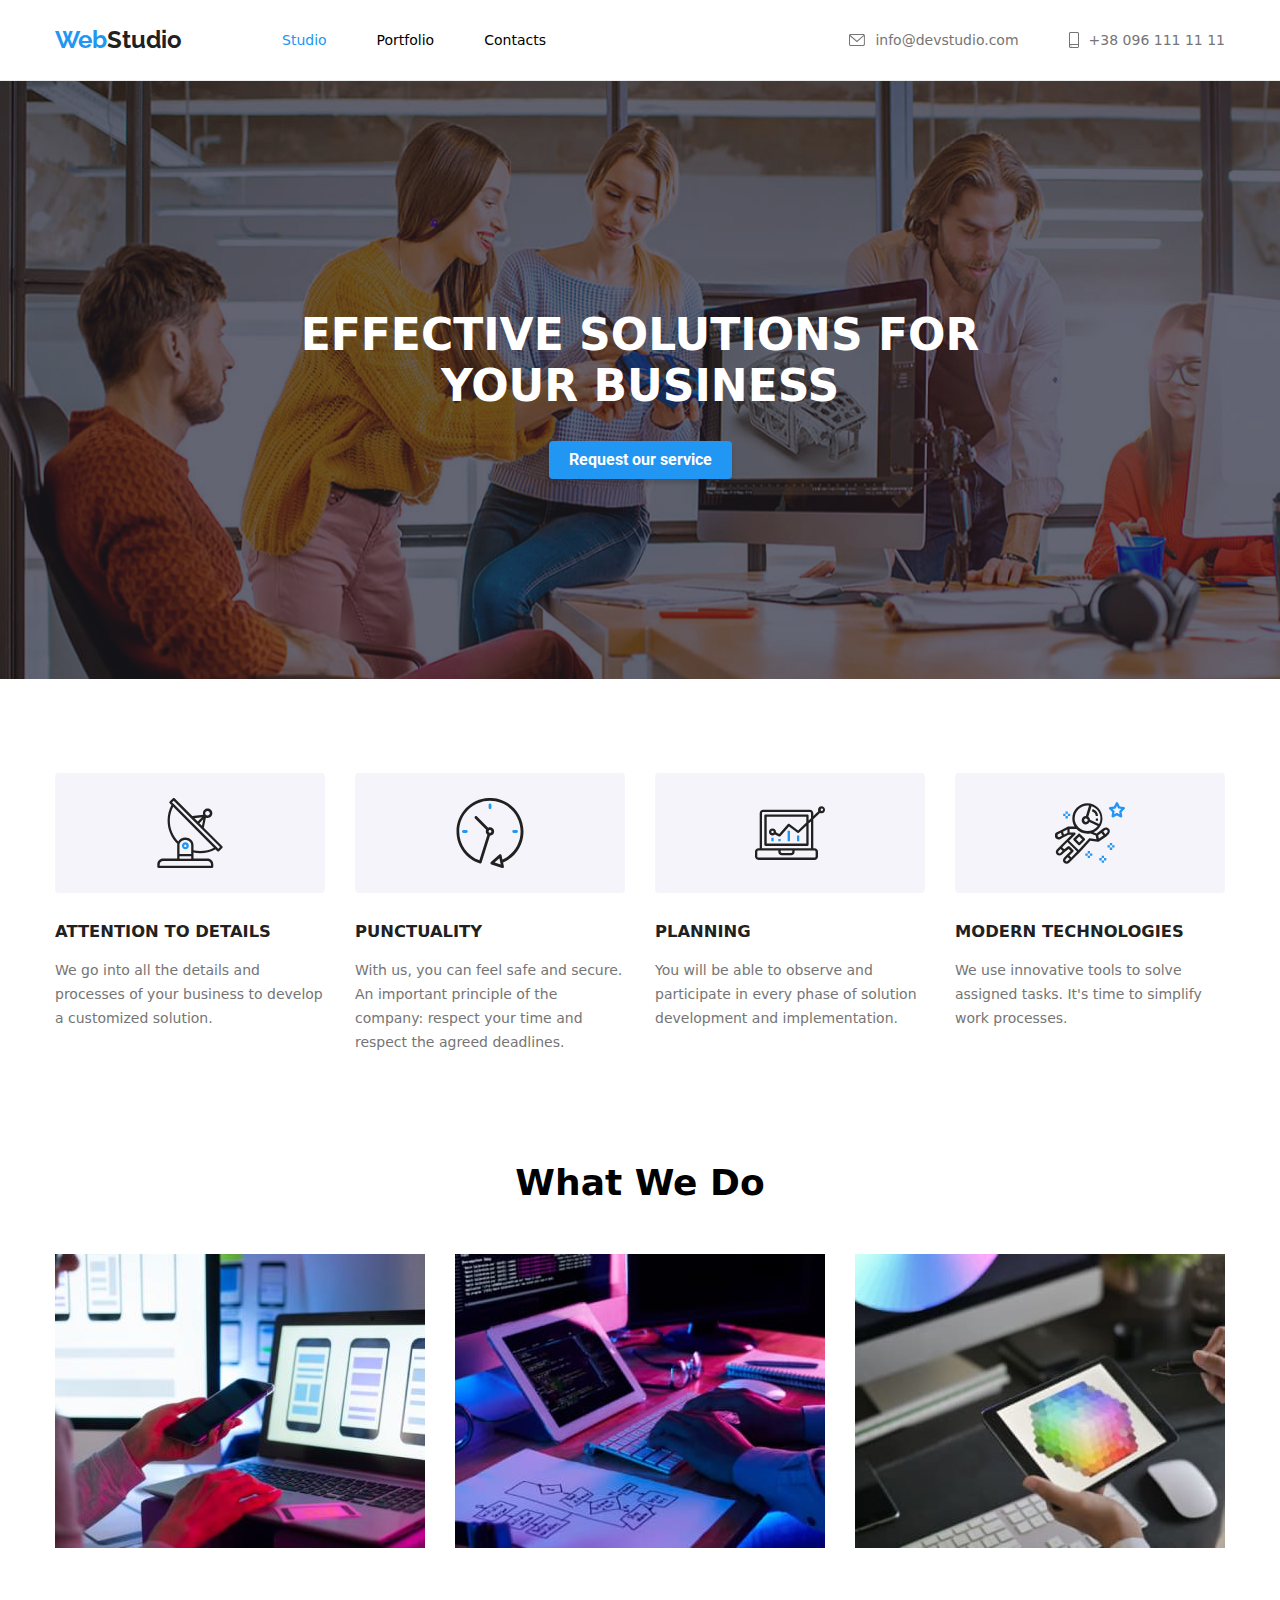
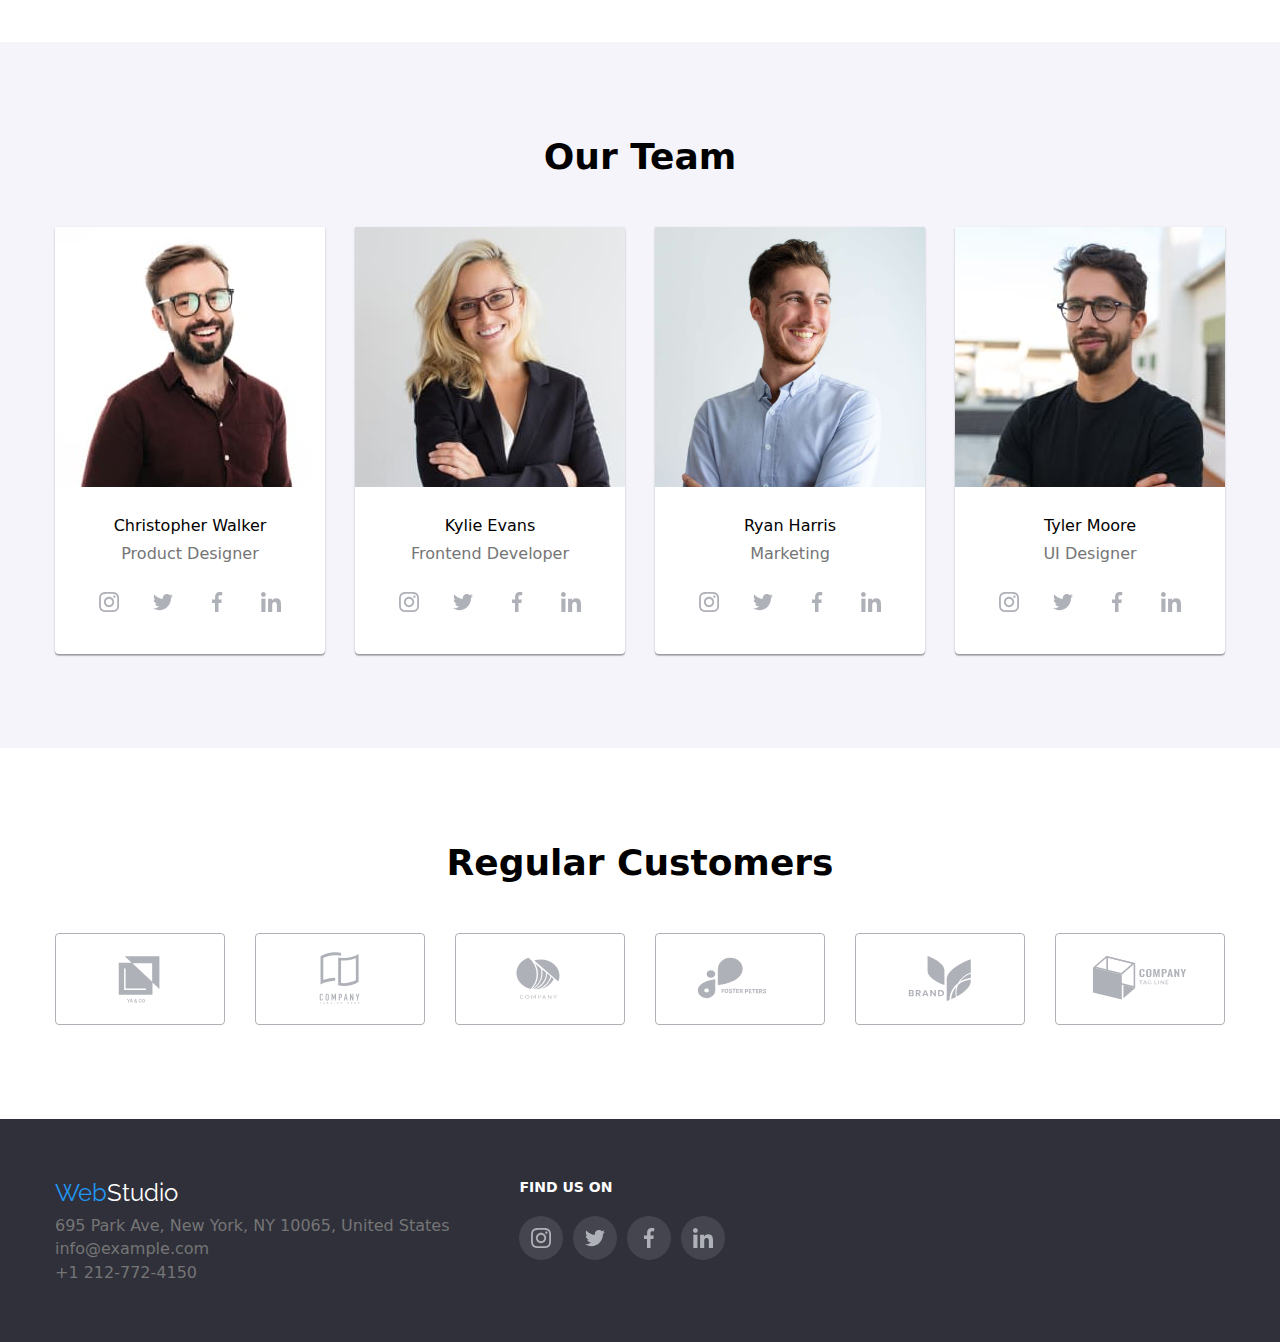
<file: index.html>
<!DOCTYPE html>
<html lang="en">
  <head>
    <meta charset="UTF-8" />
    <meta http-equiv="X-UA-Compatible" content="IE=edge" />
    <meta name="viewport" content="width=device-width, initial-scale=1.0" />
    <link rel="preconnect" href="https://fonts.googleapis.com" />
    <link rel="preconnect" href="https://fonts.gstatic.com" crossorigin />
    <link rel="preconnect" href="https://fonts.googleapis.com" />
    <link rel="preconnect" href="https://fonts.gstatic.com" crossorigin />
    <link rel="preconnect" href="https://fonts.googleapis.com" />
    <link rel="preconnect" href="https://fonts.gstatic.com" crossorigin />
    <link
      href="https://fonts.googleapis.com/css2?family=Raleway:wght@700&family=Roboto:wght@400;500;700;900&display=swap"
      rel="stylesheet"
    />
    <link rel="stylesheet" href="./css/style.css" />
    <link
      rel="stylesheet"
      href="https://cdnjs.cloudflare.com/ajax/libs/modern-normalize/1.0.0/modern-normalize.min.css"
    />

    <title>WebStudio</title>
  </head>

  <body>
    <header>
      <div class="container navbar-wrapper">
        <nav class="navbar">
          <a class="logo" href="index.html">Web<span>Studio</span></a>
          <ul class="nav-items">
            <li class="active">
              <a href="index.html"> Studio </a>
            </li>
            <li>
              <a href="portfolio.html"> Portfolio </a>
            </li>
            <li>
              <a href=""> Contacts </a>
            </li>
          </ul>
        </nav>
        <ul class="contact-info">
          <li>
            <a href="mailto:info@devstudio.com">
              <svg width="16" height="12">
                <use href="./images/icons.svg#envelope"></use>
              </svg>
              info@devstudio.com
            </a>
          </li>
          <li>
            <a href="tel:+380961111111">
              <svg width="10" height="16">
                <use href="./images/icons.svg#smartphone"></use>
              </svg>
              +38 096 111 11 11
            </a>
          </li>
        </ul>
      </div>
    </header>

    <!-- HERO SECTION WHICH CONTAINS THE SLOGAN AND A CTA BUTTON -->
    <main>
      <section class="hero-section">
        <div class="container">
          <h1 class="slogan">
            EFFECTIVE SOLUTIONS FOR <br />
            YOUR BUSINESS
          </h1>
          <button class="call-to-action" type="button">
            Request our service
          </button>
        </div>
        <div class="header-overlay"></div>
      </section>

      <!-- 4 PARAGRAPHS (WHY CHOOSE WEBSTUDIO) -->
      <section class="section">
        <div class="container">
          <ul class="reasons">
            <li class="reason">
              <div class="reason-icon">
                <svg>
                  <use href="./images/icons.svg#antenna"></use>
                </svg>
              </div>
              <h3 class="reason-title">ATTENTION TO DETAILS</h3>
              <p class="reason-text">
                We go into all the details and processes of your business to
                develop a customized solution.
              </p>
            </li>
            <li class="reason">
              <div class="reason-icon">
                <svg>
                  <use href="./images/icons.svg#clock"></use>
                </svg>
              </div>
              <h3 class="reason-title">PUNCTUALITY</h3>
              <p class="reason-text">
                With us, you can feel safe and secure. An important principle of
                the company: respect your time and respect the agreed deadlines.
              </p>
            </li>
            <li class="reason">
              <div class="reason-icon">
                <svg>
                  <use href="./images/icons.svg#diagram"></use>
                </svg>
              </div>
              <h3 class="reason-title">PLANNING</h3>
              <p class="reason-text">
                You will be able to observe and participate in every phase of
                solution development and implementation.
              </p>
            </li>
            <li class="reason">
              <div class="reason-icon">
                <svg>
                  <use href="./images/icons.svg#astronaut"></use>
                </svg>
              </div>
              <h3 class="reason-title">MODERN TECHNOLOGIES</h3>
              <p class="reason-text">
                We use innovative tools to solve assigned tasks. It's time to
                simplify work processes.
              </p>
            </li>
          </ul>
        </div>
      </section>

      <!-- WHAT WE DO -->
      <section class="section padding-top-remover">
        <div class="container">
          <h2 class="section-title">What We Do</h2>
          <ul class="our-professions">
            <li class="profession">
              <img
                src="./images/mockup1.jpg"
                width="370"
                alt="What we do - 1"
              />
            </li>
            <li class="profession">
              <img
                src="./images/mockup2.jpg"
                width="370"
                alt="What we do - 2"
              />
            </li>
            <li class="profession">
              <img
                src="./images/mockup3.jpg"
                width="370"
                alt="What we do - 3"
              />
            </li>
          </ul>
        </div>
      </section>

      <!-- TEAM -->
      <section class="section our-team-section">
        <div class="container">
          <h2 class="section-title">Our Team</h2>
          <ul class="team">
            <li class="member-card">
              <img
                class="member-image"
                src="./images/person1.jpg"
                width="270"
                alt="Christopher Walker"
              />
              <h4 class="member-name">Christopher Walker</h4>
              <p class="member-role">Product Designer</p>
              <ul class="social-links">
                <li>
                  <a href="">
                    <svg>
                      <use href="./images/icons.svg#instagram"></use>
                    </svg>
                  </a>
                </li>
                <li>
                  <a href="">
                    <svg>
                      <use href="./images/icons.svg#twitter"></use>
                    </svg>
                  </a>
                </li>
                <li>
                  <a href="">
                    <svg>
                      <use href="./images/icons.svg#facebook"></use>
                    </svg>
                  </a>
                </li>
                <li>
                  <a href="">
                    <svg>
                      <use href="./images/icons.svg#linkedin"></use>
                    </svg>
                  </a>
                </li>
              </ul>
            </li>
            <li class="member-card">
              <img
                class="member-image"
                src="./images/person2.jpg"
                width="270"
                alt="Kylie Evans"
              />
              <h4 class="member-name">Kylie Evans</h4>
              <p class="member-role">Frontend Developer</p>

              <ul class="social-links">
                <li>
                  <a href="">
                    <svg>
                      <use href="./images/icons.svg#instagram"></use>
                    </svg>
                  </a>
                </li>
                <li>
                  <a href="">
                    <svg>
                      <use href="./images/icons.svg#twitter"></use>
                    </svg>
                  </a>
                </li>
                <li>
                  <a href="">
                    <svg>
                      <use href="./images/icons.svg#facebook"></use>
                    </svg>
                  </a>
                </li>
                <li>
                  <a href="">
                    <svg>
                      <use href="./images/icons.svg#linkedin"></use>
                    </svg>
                  </a>
                </li>
              </ul>
            </li>
            <li class="member-card">
              <img
                class="member-image"
                src="./images/person3.jpg"
                width="270"
                alt="Ryan Harris"
              />
              <h4 class="member-name">Ryan Harris</h4>
              <p class="member-role">Marketing</p>

              <ul class="social-links">
                <li>
                  <a href="">
                    <svg>
                      <use href="./images/icons.svg#instagram"></use>
                    </svg>
                  </a>
                </li>
                <li>
                  <a href="">
                    <svg>
                      <use href="./images/icons.svg#twitter"></use>
                    </svg>
                  </a>
                </li>
                <li>
                  <a href="">
                    <svg>
                      <use href="./images/icons.svg#facebook"></use>
                    </svg>
                  </a>
                </li>
                <li>
                  <a href="">
                    <svg>
                      <use href="./images/icons.svg#linkedin"></use>
                    </svg>
                  </a>
                </li>
              </ul>
            </li>
            <li class="member-card">
              <img
                class="member-image"
                src="./images/person4.jpg"
                width="270"
                alt="Tyler Moore"
              />
              <h4 class="member-name">Tyler Moore</h4>
              <p class="member-role">UI Designer</p>

              <ul class="social-links">
                <li>
                  <a href="">
                    <svg>
                      <use href="./images/icons.svg#instagram"></use>
                    </svg>
                  </a>
                </li>
                <li>
                  <a href="">
                    <svg>
                      <use href="./images/icons.svg#twitter"></use>
                    </svg>
                  </a>
                </li>
                <li>
                  <a href="">
                    <svg>
                      <use href="./images/icons.svg#facebook"></use>
                    </svg>
                  </a>
                </li>
                <li>
                  <a href="">
                    <svg>
                      <use href="./images/icons.svg#linkedin"></use>
                    </svg>
                  </a>
                </li>
              </ul>
            </li>
          </ul>
        </div>
      </section>


      <!-- TEAM -->
      <section class="section">
        <div class="container">
          <h2 class="section-title">Regular Customers</h2>
          <ul class="customers">
           <li class="customer">
            <svg>
              <use href="./images/icons.svg#Logo"></use>
            </svg>
           </li>
           <li class="customer">
            <svg>
              <use href="./images/icons.svg#Logo-1"></use>
            </svg>
           </li>
           <li class="customer">
            <svg>
              <use href="./images/icons.svg#Logo-2"></use>
            </svg>
           </li>
           <li class="customer">
            <svg>
              <use href="./images/icons.svg#Logo-3"></use>
            </svg>
           </li>
           <li class="customer">
            <svg>
              <use href="./images/icons.svg#Logo-4"></use>
            </svg>
           </li>
           <li class="customer">
            <svg>
              <use href="./images/icons.svg#Logo-5"></use>
            </svg>
           </li>
          </ul>
        </div>
      </section>
    </main>
    <!-- FOOTER -->
    <footer>
      <div class="container footer-wrapper">
        <div class="footer-content">
          <a href="index.html">Web<span>Studio</span></a>
          <address>
            <ul>
              <li class="address">
                <a
                  href="https://www.google.com/maps/place/695+Park+Ave,+New+York,+NY+10065,+USA/data=!4m2!3m1!1s0x89c258ebe8836e8f:0xa007c44e7c4aa0eb?sa=X&ved=2ahUKEwit7O6Lxs34AhWE8rsIHbtUCtcQ8gF6BAgJEAE"
                >
                  695 Park Ave, New York, NY 10065, United States
                </a>
              </li>
              <li class="business-details">
                <a href="mailto:info@example.com">info@example.com</a>
              </li>
              <li class="business-details">
                <a href="tel:+12127724150">+1 212-772-4150</a>
              </li>
            </ul>
          </address>
        </div>
        <div class="social-links-wrapper">
          <p class="social-title">FIND US ON</p>
          <ul class="social-links">
            <li class="footer-social-links">
              <a href="">
                <svg>
                  <use href="./images/icons.svg#instagram"></use>
                </svg>
              </a>
            </li>
            <li class="footer-social-links">
              <a href="">
                <svg>
                  <use href="./images/icons.svg#twitter"></use>
                </svg>
              </a>
            </li>
            <li class="footer-social-links">
              <a href="">
                <svg>
                  <use href="./images/icons.svg#facebook"></use>
                </svg>
              </a>
            </li>
            <li class="footer-social-links">
              <a href="">
                <svg>
                  <use href="./images/icons.svg#linkedin"></use>
                </svg>
              </a>
            </li>
          </ul>
        </div>
      </div>
    </footer>
  </body>
</html>
</file>
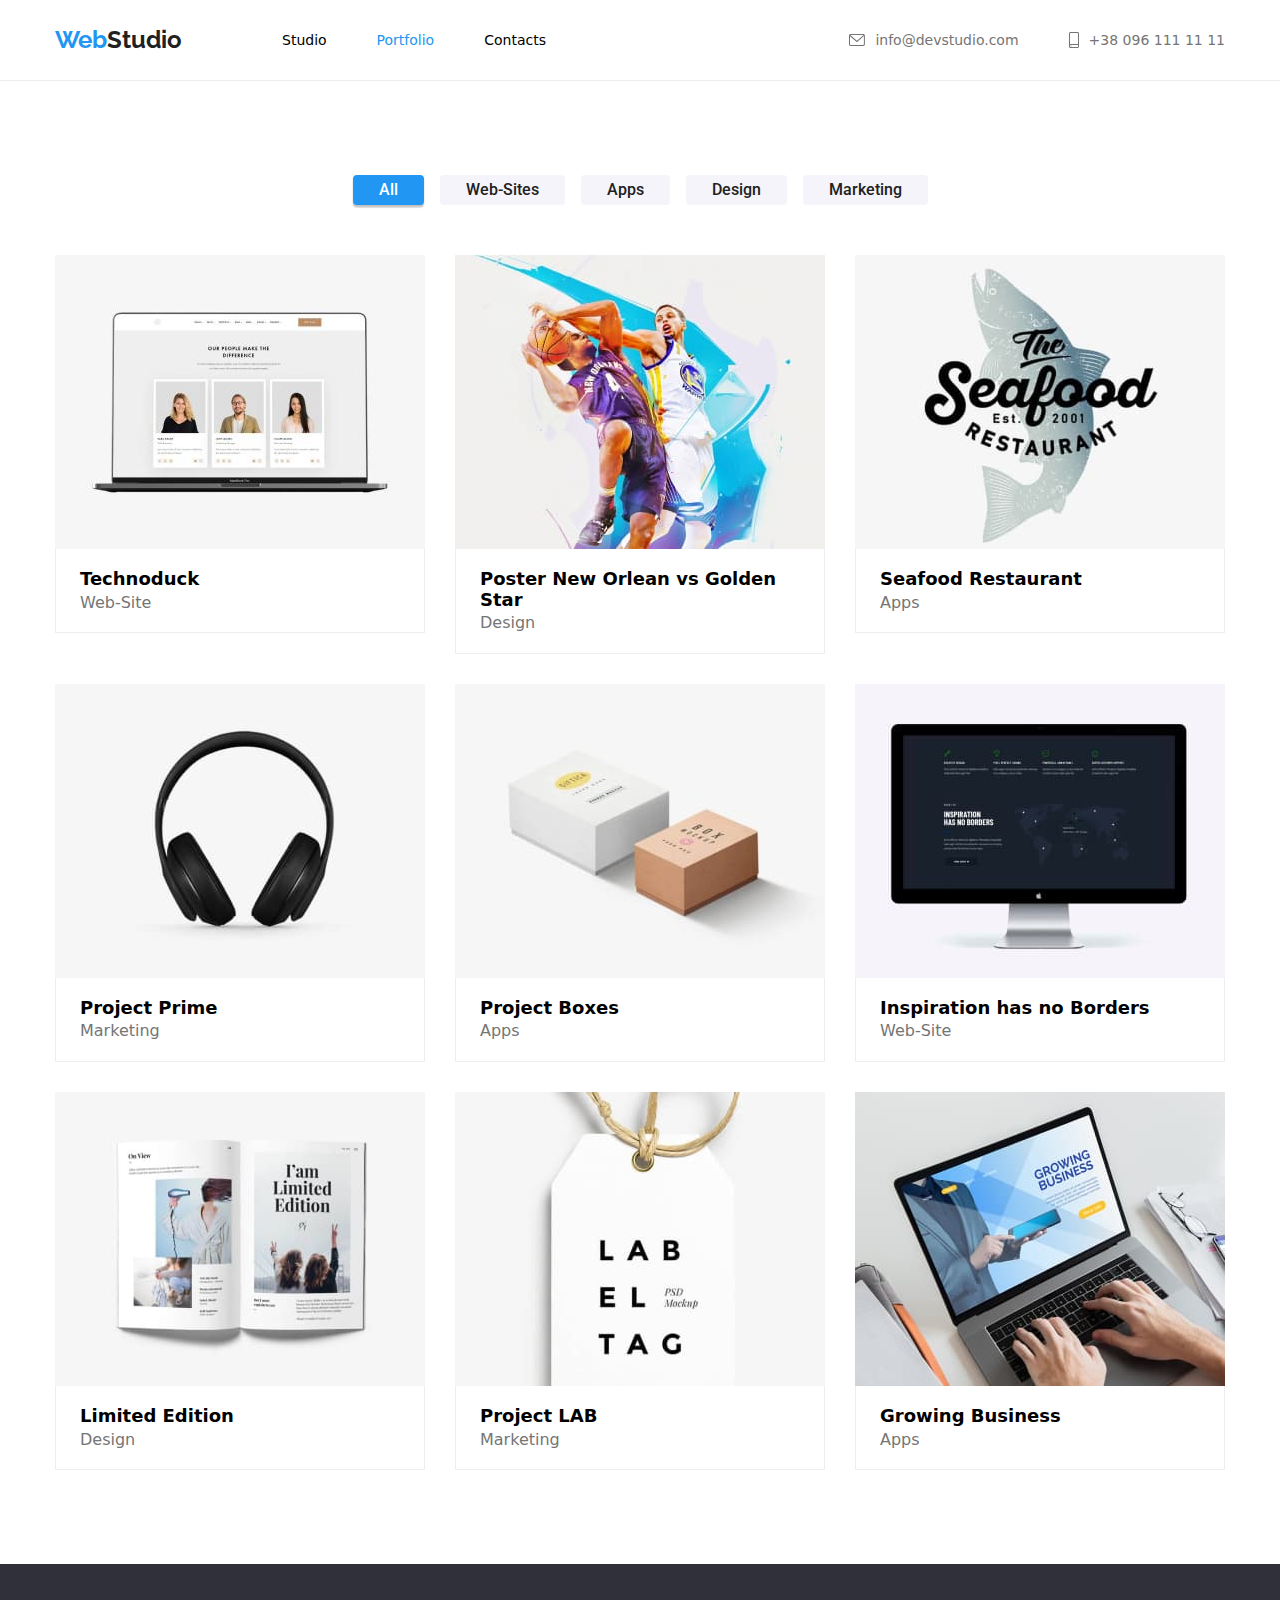
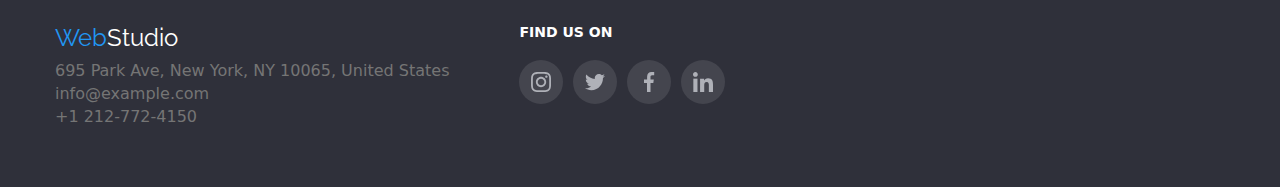
<file: portfolio.html>
<!DOCTYPE html>
<html lang="en">
  <head>
    <meta charset="UTF-8" />
    <meta http-equiv="X-UA-Compatible" content="IE=edge" />
    <meta name="viewport" content="width=device-width, initial-scale=1.0" />
    <link rel="preconnect" href="https://fonts.gstatic.com" crossorigin />
    <link rel="preconnect" href="https://fonts.googleapis.com" />
    <link rel="preconnect" href="https://fonts.gstatic.com" crossorigin />
    <link
      href="https://fonts.googleapis.com/css2?family=Raleway:wght@700&family=Roboto:wght@400;500;700;900&display=swap"
      rel="stylesheet"
    />
    <link rel="stylesheet" href="./css/style.css" />
    <link
      rel="stylesheet"
      href="https://cdnjs.cloudflare.com/ajax/libs/modern-normalize/1.0.0/modern-normalize.min.css"
    />

    <title>WebStudio</title>
  </head>

  <body>
    <header>
      <div class="container navbar-wrapper">
        <nav class="navbar">
          <a class="logo" href="index.html">Web<span>Studio</span></a>
          <ul class="nav-items">
            <li>
              <a href="index.html"> Studio </a>
            </li>
            <li class="active">
              <a href="portfolio.html"> Portfolio </a>
            </li>
            <li>
              <a href=""> Contacts </a>
            </li>
          </ul>
        </nav>
        <ul class="contact-info">
          <li>
            <a href="mailto:info@devstudio.com">
              <svg width="16" height="12">
                <use href="./images/icons.svg#envelope"></use>
              </svg>
              info@devstudio.com
            </a>
          </li>
          <li>
            <a href="tel:+380961111111">
              <svg width="10" height="16">
                <use href="./images/icons.svg#smartphone"></use>
              </svg>
              +38 096 111 11 11
            </a>
          </li>
        </ul>
      </div>
    </header>

    <main>
      <section class="section">
        <div class="container">
          <ul class="project-categories-buttons">
            <li>
              <button type="button" class="active">All</button>
            </li>
            <li>
              <button type="button">Web-Sites</button>
            </li>
            <li>
              <button type="button">Apps</button>
            </li>
            <li>
              <button type="button">Design</button>
            </li>
            <li>
              <button type="button">Marketing</button>
            </li>
          </ul>

          <ul class="projects">
            <li class="project-card">
              <a href="">
                <img
                  src="./images/project1.jpeg"
                  width="370"
                  alt="Technoduck"
                />
                <div class="project-content-wrapper">
                  <h4 class="project-name">Technoduck</h4>
                  <p class="project-category">Web-Site</p>
                </div>
              </a>
            </li>
            <li class="project-card">
              <a href="">
              <img
                src="./images/project2.jpeg"
                width="370"
                alt="Poster New Orlean vs Golden Star"
              />
              <div class="project-content-wrapper">
                <h4 class="project-name">Poster New Orlean vs Golden Star</h4>
                <p class="project-category">Design</p>
              </div>
              </a>
            </li>
            <li class="project-card">
              <a href="#">
              <img
                src="./images/project3.jpeg"
                width="370"
                alt="Seafood Restaurant "
              />
              <div class="project-content-wrapper">
                <h4 class="project-name">Seafood Restaurant</h4>
                <p class="project-category">Apps</p>
              </div>
              </a>
            </li>
            <li class="project-card">
              <a href="#">
              <img
                src="./images/project4.jpeg"
                width="370"
                alt="Project Prime"
              />
              <div class="project-content-wrapper">
                <h4 class="project-name">Project Prime</h4>
                <p class="project-category">Marketing</p>
              </div>
              </a>
            </li>
            <li class="project-card">
              <a href="#">
              <img
                src="./images/project5.jpeg"
                width="370"
                alt="Project Boxes"
              />
              <div class="project-content-wrapper">
                <h4 class="project-name">Project Boxes</h4>
                <p class="project-category">Apps</p>
              </div>
              </a>
            </li>
            <li class="project-card">
              <a href="#">
              <img
                src="./images/project6.jpeg"
                width="370"
                alt="Inspiration has no Borders"
              />
              <div class="project-content-wrapper">
                <h4 class="project-name">Inspiration has no Borders</h4>
                <p class="project-category">Web-Site</p>
              </div>
              </a>
            </li>
            <li class="project-card">
              <a href="#">
              <img
                src="./images/project7.jpeg"
                width="370"
                alt="Limited Edition"
              />
              <div class="project-content-wrapper">
                <h4 class="project-name">Limited Edition</h4>
                <p class="project-category">Design</p>
              </div>
              </a>
            </li>
            <li class="project-card">
              <a href="#">
              <img src="./images/project8.jpeg" width="370" alt="Project LAB" />
              <div class="project-content-wrapper">
                <h4 class="project-name">Project LAB</h4>
                <p class="project-category">Marketing</p>
              </div>
            </li>
            <li class="project-card">
              <a href="#">
              <img
                src="./images/project9.jpeg"
               
                width="370"
                alt="Growing Business"
              />
              <div class="project-content-wrapper">
                <h4 class="project-name">Growing Business</h4>
                <p class="project-category">Apps</p>
              </div>
              </a>
            </li>
          </ul>
        </div>
      </section>
    </main>

    <!-- FOOTER -->
    <footer>
      <div class="container footer-wrapper">
        <div class="footer-content">
          <a href="index.html">Web<span>Studio</span></a>
          <address>
            <ul>
              <li class="address">
                <a
                  href="https://www.google.com/maps/place/695+Park+Ave,+New+York,+NY+10065,+USA/data=!4m2!3m1!1s0x89c258ebe8836e8f:0xa007c44e7c4aa0eb?sa=X&ved=2ahUKEwit7O6Lxs34AhWE8rsIHbtUCtcQ8gF6BAgJEAE"
                >
                  695 Park Ave, New York, NY 10065, United States
                </a>
              </li>
              <li class="business-details">
                <a href="mailto:info@example.com">info@example.com</a>
              </li>
              <li class="business-details">
                <a href="tel:+12127724150">+1 212-772-4150</a>
              </li>
            </ul>
          </address>
        </div>
        <div class="social-links-wrapper">
          <p class="social-title">FIND US ON</p>
          <ul class="social-links">
            <li>
              <a href="">
                <svg>
                  <use href="./images/icons.svg#instagram"></use>
                </svg>
              </a>
            </li>
            <li>
              <a href="">
                <svg>
                  <use href="./images/icons.svg#twitter"></use>
                </svg>
              </a>
            </li>
            <li>
              <a href="">
                <svg>
                  <use href="./images/icons.svg#facebook"></use>
                </svg>
              </a>
            </li>
            <li>
              <a href="">
                <svg>
                  <use href="./images/icons.svg#linkedin"></use>
                </svg>
              </a>
            </li>
          </ul>
        </div>
      </div>
    </footer>
  </body>
</html>
</file>
<file: css/style.css>
body {
  font-family: "Roboto", sans-serif;
  margin: 0px;
}

a {
  text-decoration: none;
  color: black;
}

ul {
  padding: 0px;
  margin: 0px;
}

li {
  list-style: none;
}

img {
  display: block;
}

/* CSS Color Pallete Variables */
:root {
  --black: #212121;
  --gray: #757575;
  --light-gray1: #ececec;
  --light-gray2: #eeeeee;
  --light-gray3: #afb1b8;
  --blue: #2196f3;
  --active-blue: #188ce8;
  --dark-bg: #2f303a;
  --light-bg: #f5f4fa;
  --white-shade: rgba(255, 255, 255, 0.1);
}

.container {
  width: 1200px;
  margin: 0 auto;
  padding: 0 15px;
}

.section {
  padding: 94px 0;
}

/* Nav & Header */

header {
  /* padding: 26px 0; */
  border-bottom: 1px solid var(--light-gray1);
}

.navbar-wrapper {
  display: flex;
  justify-content: space-between;
}

.navbar {
  display: flex;
  padding: 26px 0;
  /* justify-content: space-between;
    align-items: center; */
  /* width: 500px; */
}

.logo {
  font-family: "Raleway", sans-serif;
  font-weight: bold;
  font-size: 24px;
  color: var(--blue);
  margin-right: 100px;
}

.logo span {
  color: var(--black);
}

.nav-items {
  display: flex;
  justify-content: space-between;
  align-items: center;
}

.nav-items li:not(:last-child) {
  margin-right: 50px;
}

.nav-items li a {
  font-size: 14px;
  font-weight: 500;
  padding: 26px 0;
}

.nav-items li a:hover {
  color: var(--blue);
}

.active a {
  color: var(--blue);
}

.contact-info {
  color: var(--gray);
}

.contact-info {
  display: flex;
  justify-content: space-between;
  align-items: center;
}
.contact-info li a {
  display: flex;
  align-items: center;
  font-size: 14px;
  font-weight: 500;
  color: var(--gray);
  fill: var(--gray);
  padding: 26px 0;
}

.contact-info li a svg {
  margin-right: 10px;
}

.contact-info li:last-child {
  margin-left: 50px;
}

.contact-info li a:hover {
  color: var(--blue);
  fill: var(--blue);
}

/* Heading section */
.hero-wrapper {
  background-color: var(--dark-bg);
}

.hero-section {
  width: 100%;
  padding: 200px 0px;
  text-align: center;
  background-color: var(--dark-bg);
  background: url(../images/header-bg.jpeg);
  position: relative;
}

.hero-section > .container {
  position: relative;
  z-index: 1;
}

.header-overlay {
  background-color: var(--dark-bg);
  width: 100%;
  height: 100%;
  z-index: 0;
  position: absolute;
  top: 0px;
  opacity: 0.4;
}

.slogan {
  color: white;
  font-size: 44px;
  text-align: center;
}

.call-to-action {
  background-color: var(--blue);
  border: none;
  border-radius: 4px;
  color: white;
  padding: 10px 20px;
  cursor: pointer;
  font-family: "Roboto", sans-serif;
  font-weight: 700;
  box-shadow: 0px 4px 4px rgba(0, 0, 0, 0.15);
}

.call-to-action:hover {
  box-shadow: none;
  background-color: var(--active-blue);
}

.reasons {
  display: flex;
  justify-content: space-between;
  align-items: flex-start;
}

.reason {
  font-size: 14px;
  width: 270px;
  text-align: left;
}

.reason-icon {
  width: 100%;
  background-color: var(--light-bg);
  border-radius: 4px;
  height: 120px;
  display: flex;
  justify-content: center;
  align-items: center;
  margin-bottom: 30px;
}

.reason-icon svg {
  width: 70px;
  height: 70px;
}

.reason-title {
  font-weight: 700;
  color: var(--black);
}

.reason-text {
  color: var(--gray);
  line-height: 24px;
}

.section-title {
  text-align: center;
  font-size: 36px;
  font-weight: 700;
  margin: 0;
  margin-bottom: 50px;
}

.padding-top-remover {
  padding-top: 0px;
}

.our-professions {
  display: flex;
  justify-content: space-between;
}

.our-team-section {
  background-color: var(--light-bg);
}

.team {
  display: flex;
  justify-content: space-between;
  align-items: center;
}

.member-card {
  background-color: white;
  box-shadow: 0px 1px 3px rgba(0, 0, 0, 0.12), 0px 1px 1px rgba(0, 0, 0, 0.14),
    0px 2px 1px rgba(0, 0, 0, 0.2);
  border-radius: 0px 0px 4px 4px;
  padding-bottom: 30px;
}

.member-image {
  margin-bottom: 30px;
}

.member-name {
  font-size: 16px;
  text-align: center;
  font-weight: 500;
  margin: 0;
  margin-bottom: 10px;
}

.member-role {
  font-size: 16px;
  text-align: center;
  color: var(--gray);
  margin: 0;
  margin-bottom: 16px;
}

.social-links {
  display: flex;
  justify-content: center;
}

.social-links li {
  display: flex;
  justify-content: center;
  align-items: center;
  width: 44px;
  height: 44px;
  border-radius: 50%;
  background-color: var(--white-shade);
  fill: var(--light-gray3);
  cursor: pointer;
}

.social-links li:not(:last-child) {
  margin-right: 10px;
}

.social-links li a {
  width: 20px;
  height: 20px;
}

.social-links li svg {
  width: 100%;
  height: 100%;
  fill: inherit;
}

.social-links li:hover {
  background-color: var(--blue);
  fill: white;
}

/* Portfolio Styling */

.project-categories-buttons {
  display: flex;
  justify-content: center;
  margin-bottom: 50px;
}

.project-categories-buttons button {
  color: var(--black);
  padding: 6px 26px;
  margin: 0px 8px;
  border: none;
  border-radius: 4px;
  font-weight: 500;
  font-family: "Roboto", sans-serif;
  cursor: pointer;
  background-color: var(--light-bg);
}

.project-categories-buttons button.active {
  background-color: var(--blue);
  color: white;
  box-shadow: 0px 3px 1px rgba(0, 0, 0, 0.1), 0px 1px 2px rgba(0, 0, 0, 0.08),
    0px 2px 2px rgba(0, 0, 0, 0.12);
}

.project-categories-buttons button:hover {
  background-color: var(--blue);
  color: white;
  box-shadow: 0px 3px 1px rgba(0, 0, 0, 0.1), 0px 1px 2px rgba(0, 0, 0, 0.08),
    0px 2px 2px rgba(0, 0, 0, 0.12);
}

.projects {
  display: flex;
  flex-wrap: wrap;
  margin-top: -30px;
  margin-left: -30px;
}

.project-card {
  cursor: pointer;
  margin-top: 30px;
  margin-left: 30px;
  flex-basis: calc(100% / 3 - 30px);
}

.project-card:hover {
  box-shadow: 0px 1px 1px rgba(0, 0, 0, 0.12), 0px 4px 4px rgba(0, 0, 0, 0.06),
    1px 4px 6px rgba(0, 0, 0, 0.16);
}

.project-content-wrapper {
  padding: 20px 24px;
  border: 1px solid var(--light-gray2);
  border-top: 0px;
}

.project-name {
  font-size: 18px;
  font-weight: 700;
  margin: 0;
  margin-bottom: 4px;
}

.project-category {
  font-size: 16ppx;
  color: var(--gray);
  margin: 0px;
}

/* Customers section */

.customers {
  display: flex;
}

.customer {
  width: 170px;
  height: 92px;
  fill: var(--light-gray3);
  border: 1px solid var(--light-gray3);
  border-radius: 4px;
  display: flex;
  justify-content: center;
  align-items: center;
  cursor: pointer;
}

.customer:not(:last-child) {
  margin-right: 30px;
}

.customer:hover {
  border: 1px solid var(--blue);
  fill: var(--blue);
}

.customer svg {
  fill: inherit;
  width: 106px;
  height: 60px;
}

/* FOOTER */
footer {
  background-color: var(--dark-bg);
  padding: 60px 0px;
  display: flex;
  justify-content: flex-start;
  align-items: center;
}

.footer-wrapper {
  display: flex;
}

.footer-content {
  margin-right: 70px;
}

.footer-content > a {
  font-family: "Raleway", sans-serif;
  color: var(--blue);
  font-size: 24px;
  display: block;
  margin-bottom: 10px;
}

.footer-content > a span {
  color: white;
}

.footer-content li:not(:last-child) {
  margin-bottom: 5px;
}

.footer-content .address a {
  color: var(--gray);
  font-style: normal;
}

.business-details a {
  color: var(--gray);
  font-style: normal;
}

.footer-content .address a:hover,
.business-details a:hover {
  color: white;
}

.social-links-wrapper {
}

.social-title {
  color: white;
  font-size: 14px;
  font-weight: 700;
  line-height: 16.41px;
  margin: 0;
  margin-bottom: 20px;
}
</file>
